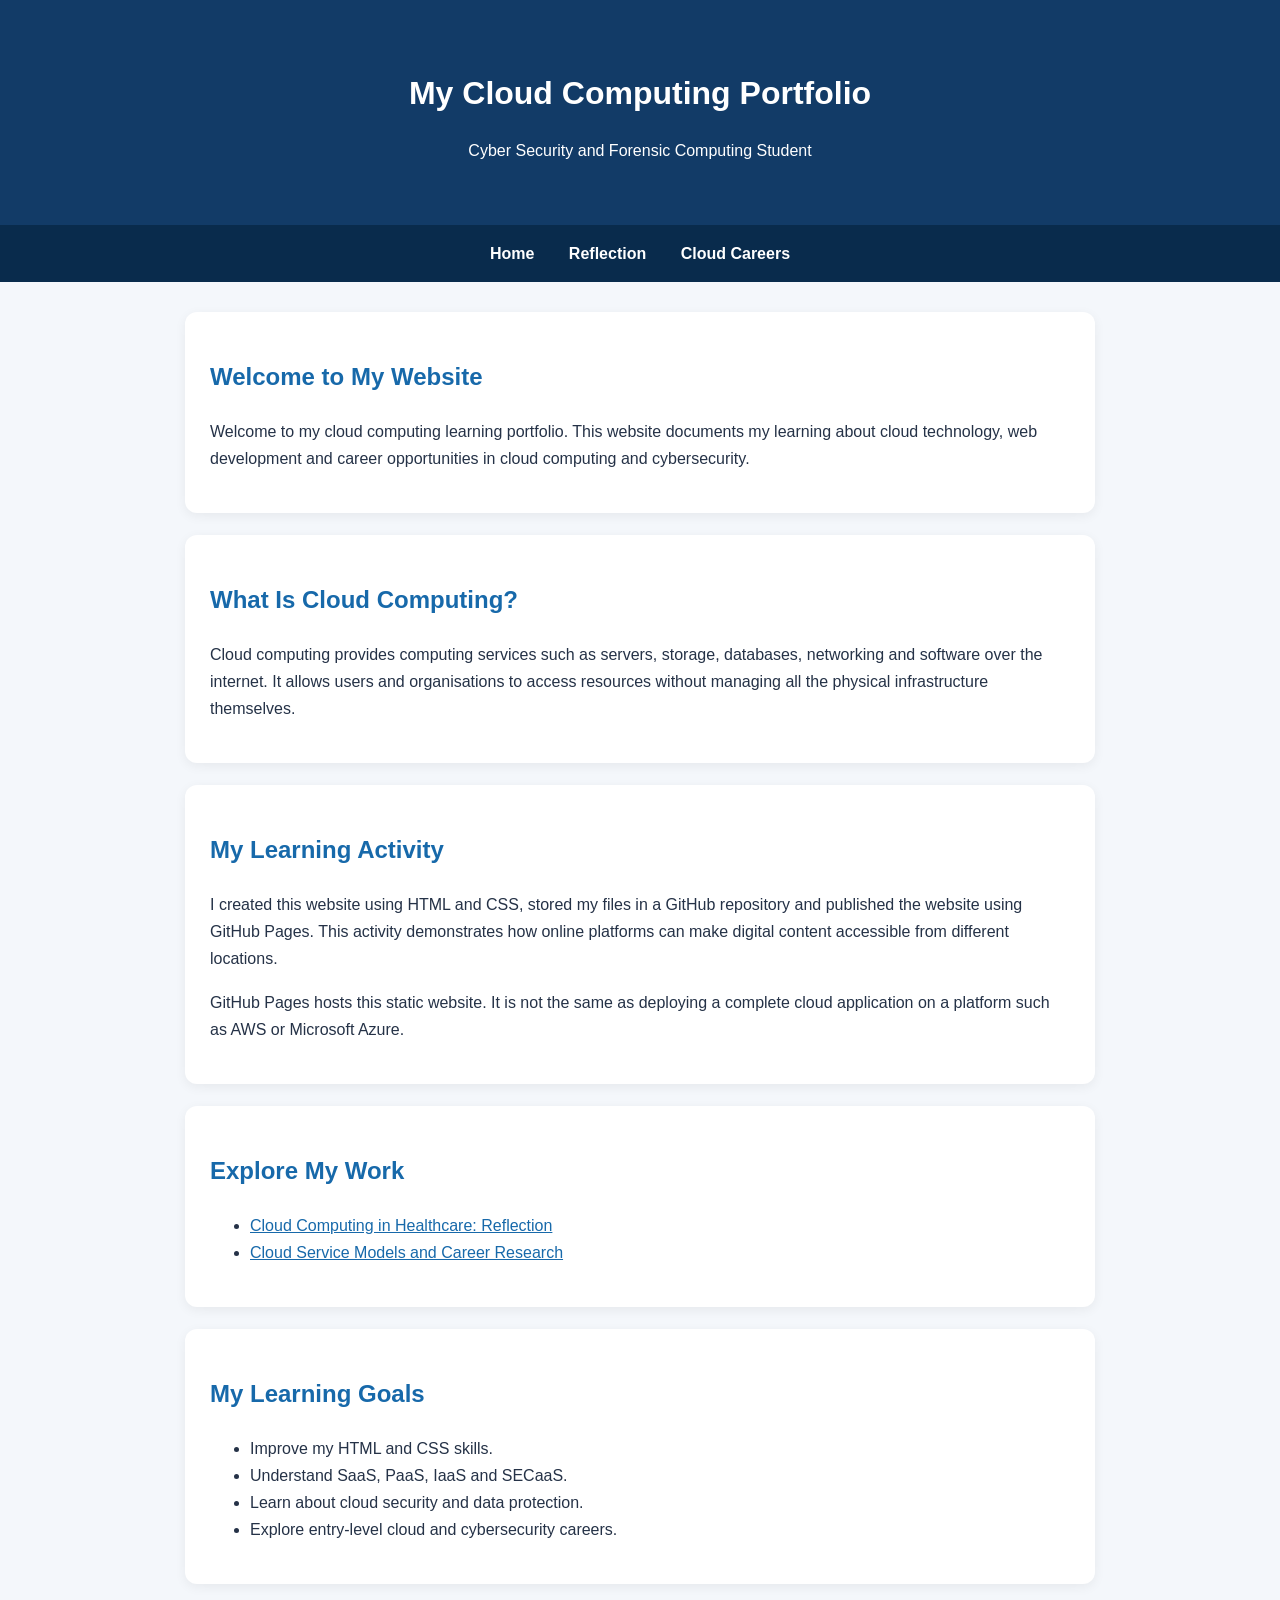
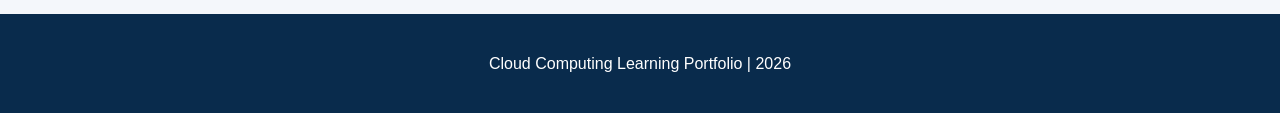
<file: index.html>
<!DOCTYPE html>
<html lang="en">
<head>
    <meta charset="UTF-8">
    <meta name="viewport" content="width=device-width, initial-scale=1.0">
    <title>My Cloud Computing Portfolio</title>
    <link rel="stylesheet" href="style.css">
</head>
<body>

<header>
    <h1>My Cloud Computing Portfolio</h1>
    <p>Cyber Security and Forensic Computing Student</p>
</header>

<nav>
    <a href="index.html">Home</a>
    <a href="reflection.html">Reflection</a>
    <a href="careers.html">Cloud Careers</a>
</nav>

<main>
    <section>
        <h2>Welcome to My Website</h2>
        <p>
            Welcome to my cloud computing learning portfolio.
            This website documents my learning about cloud technology,
            web development and career opportunities in cloud computing
            and cybersecurity.
        </p>
    </section>

    <section>
        <h2>What Is Cloud Computing?</h2>
        <p>
            Cloud computing provides computing services such as servers,
            storage, databases, networking and software over the internet.
            It allows users and organisations to access resources without
            managing all the physical infrastructure themselves.
        </p>
    </section>

    <section>
        <h2>My Learning Activity</h2>
        <p>
            I created this website using HTML and CSS, stored my files
            in a GitHub repository and published the website using
            GitHub Pages. This activity demonstrates how online platforms
            can make digital content accessible from different locations.
        </p>
        <p>
            GitHub Pages hosts this static website. It is not the same
            as deploying a complete cloud application on a platform such
            as AWS or Microsoft Azure.
        </p>
    </section>

    <section>
        <h2>Explore My Work</h2>
        <ul>
            <li><a href="reflection.html">
                Cloud Computing in Healthcare: Reflection</a></li>
            <li><a href="careers.html">
                Cloud Service Models and Career Research</a></li>
        </ul>
    </section>

    <section>
        <h2>My Learning Goals</h2>
        <ul>
            <li>Improve my HTML and CSS skills.</li>
            <li>Understand SaaS, PaaS, IaaS and SECaaS.</li>
            <li>Learn about cloud security and data protection.</li>
            <li>Explore entry-level cloud and cybersecurity careers.</li>
        </ul>
    </section>
</main>

<footer>
    <p>Cloud Computing Learning Portfolio | 2026</p>
</footer>

</body>
</html>
</file>
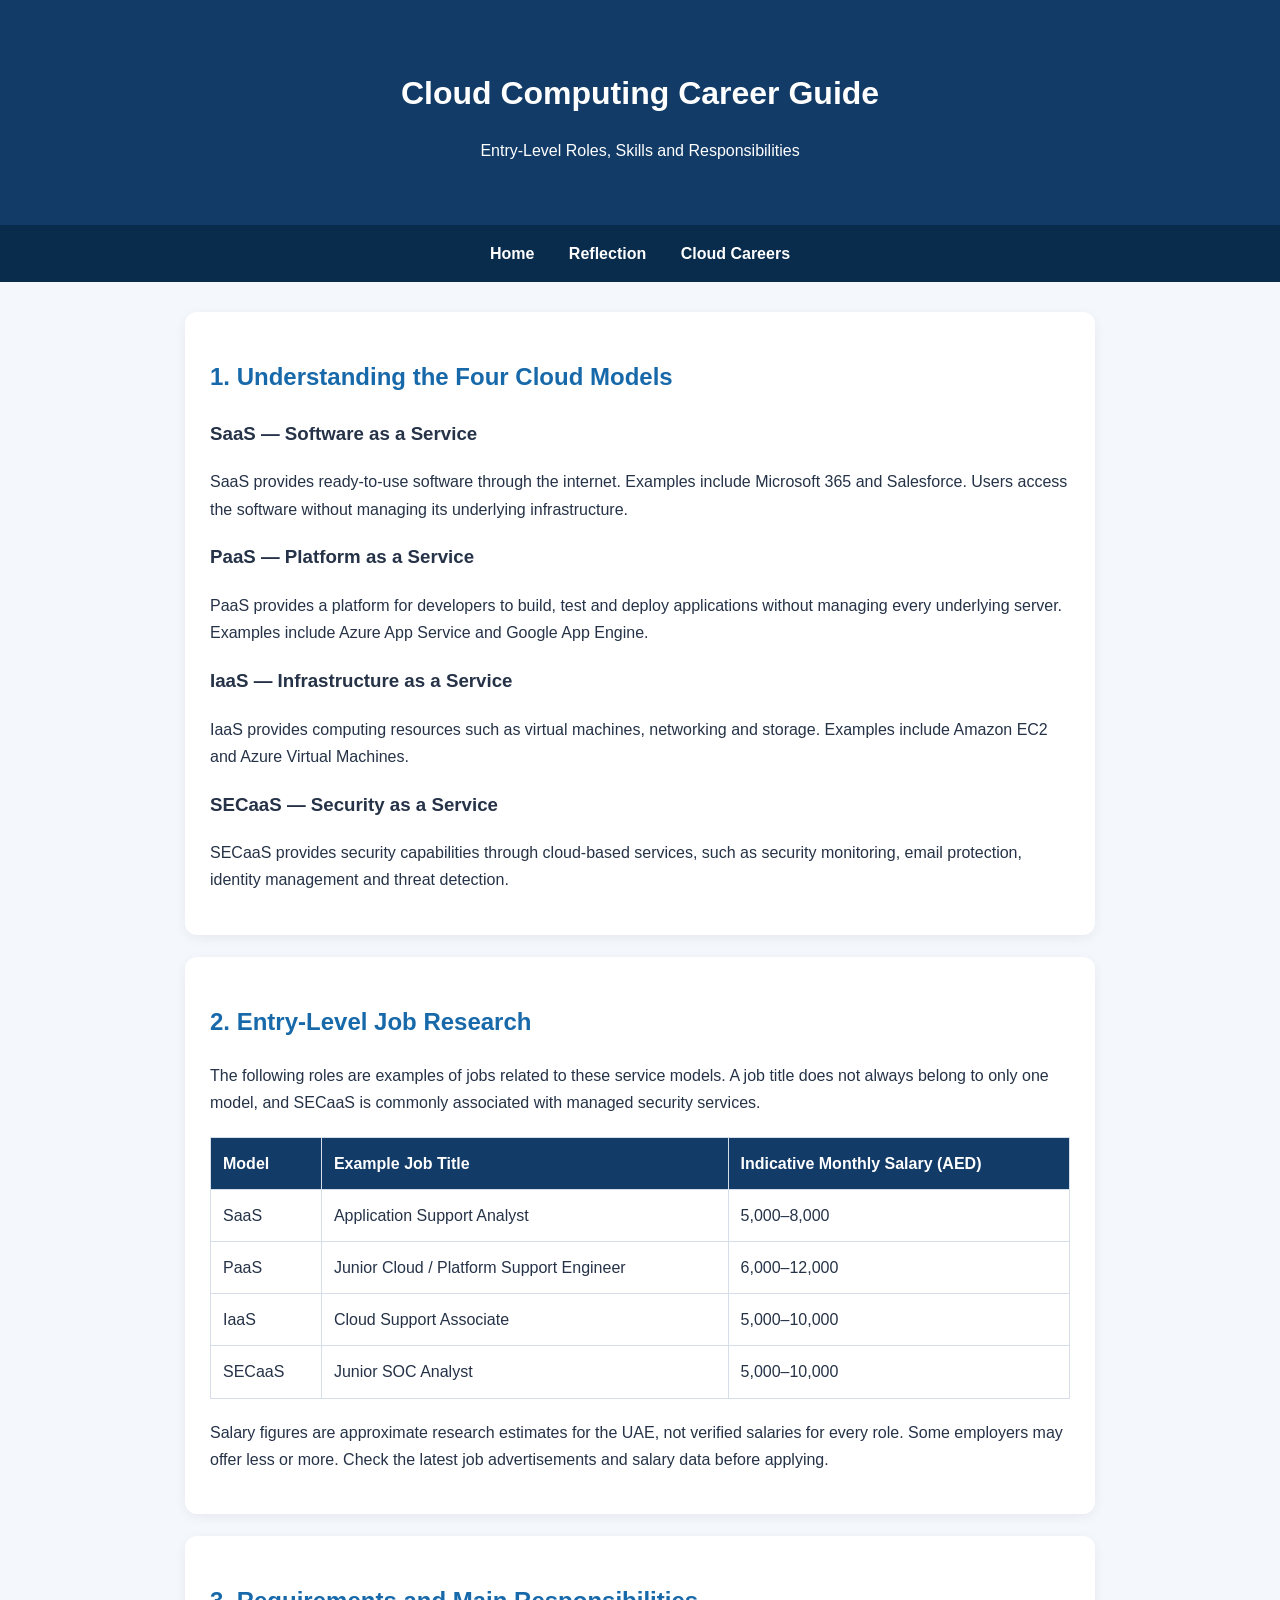
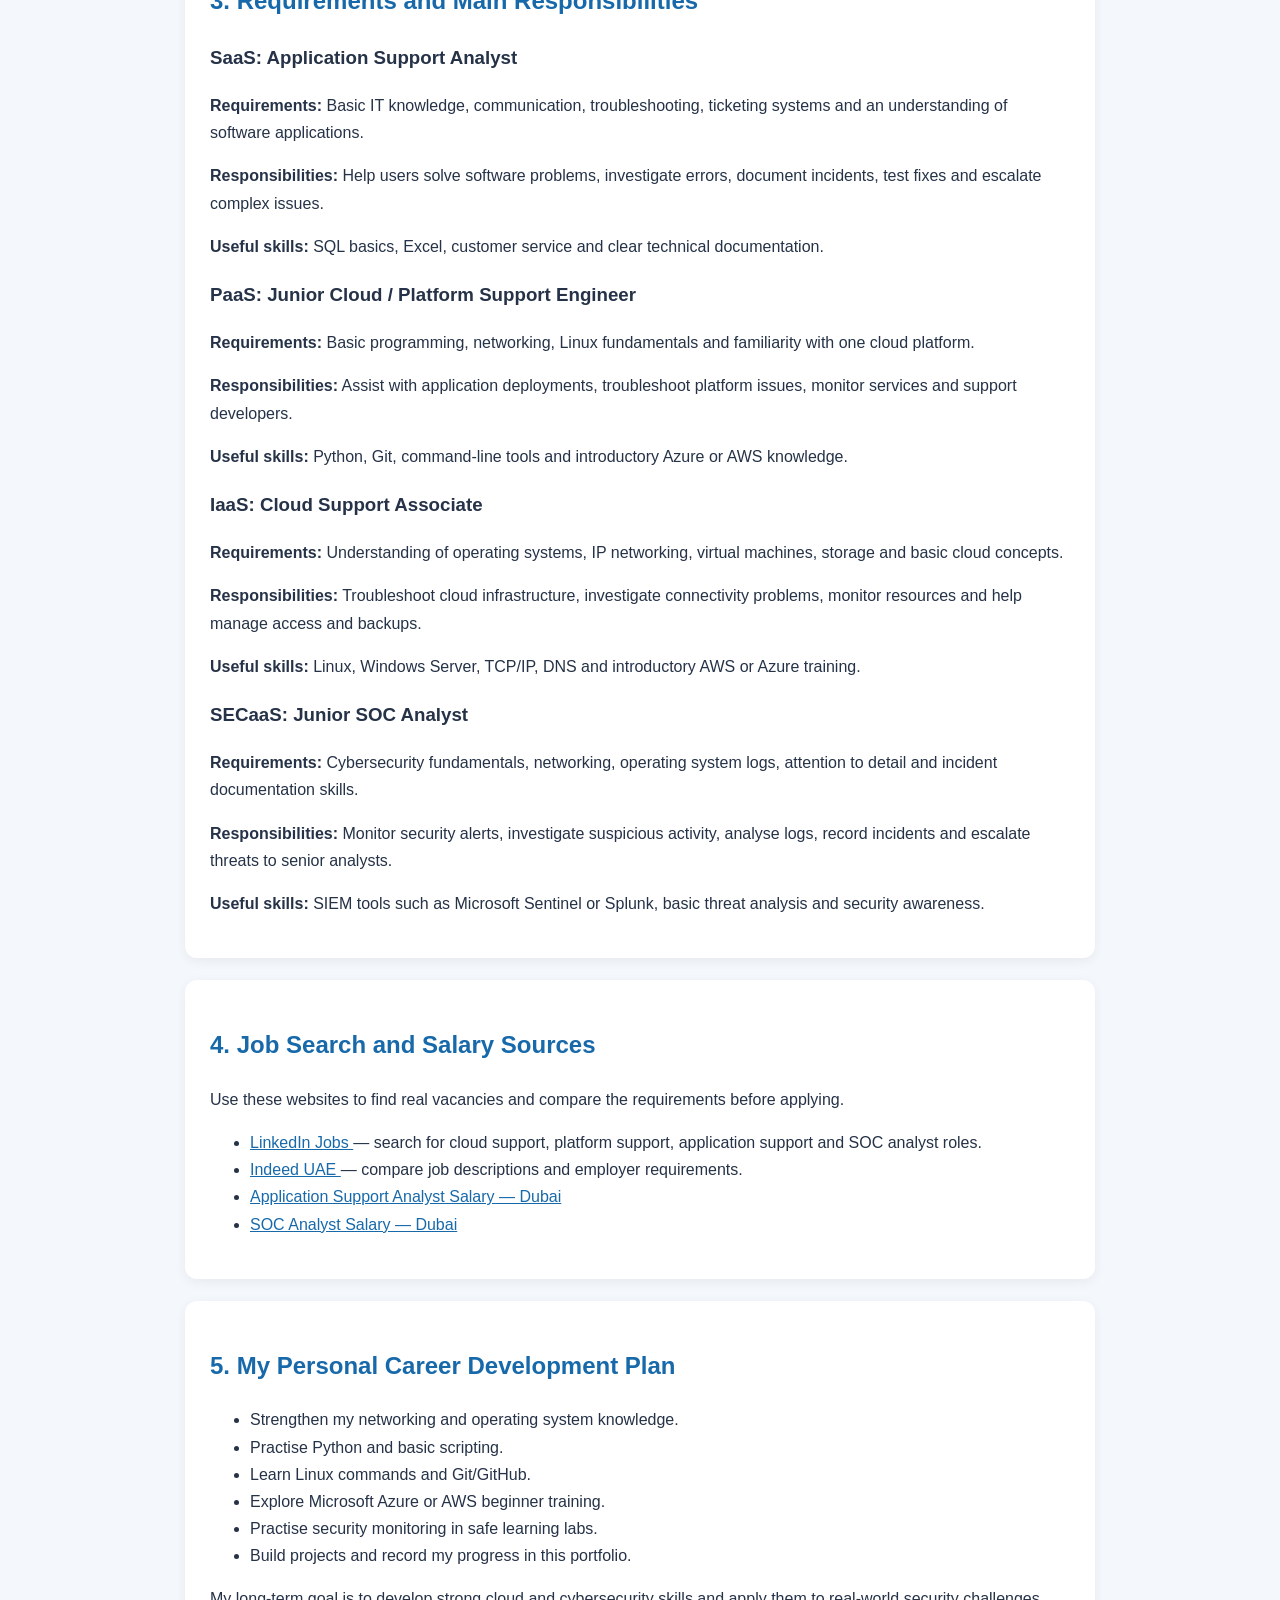
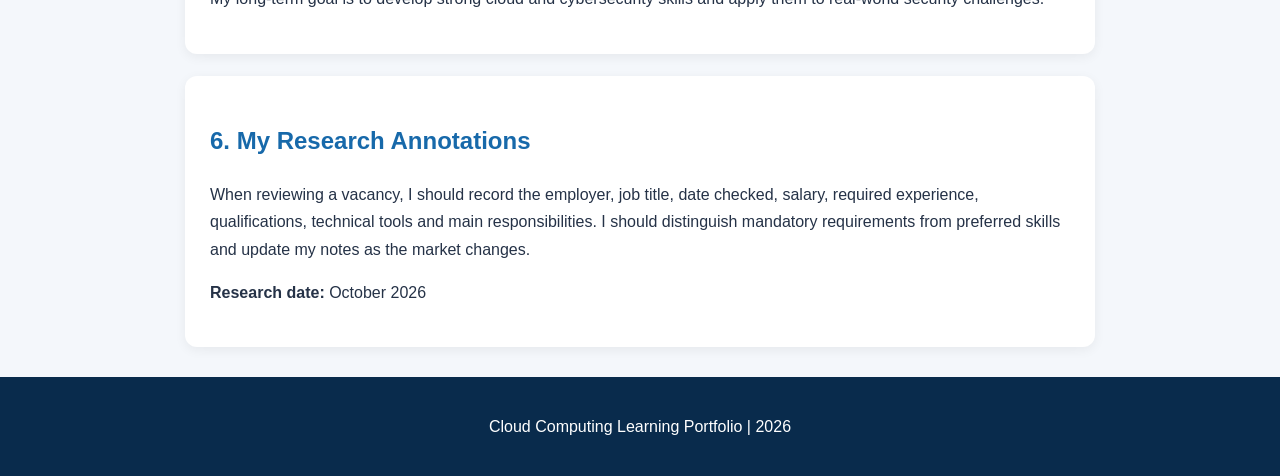
<file: careers.html>
<!DOCTYPE html>
<html lang="en">
<head>
    <meta charset="UTF-8">
    <meta name="viewport" content="width=device-width, initial-scale=1.0">
    <title>Cloud Careers Research</title>
    <link rel="stylesheet" href="style.css">
</head>
<body>

<header>
    <h1>Cloud Computing Career Guide</h1>
    <p>Entry-Level Roles, Skills and Responsibilities</p>
</header>

<nav>
    <a href="index.html">Home</a>
    <a href="reflection.html">Reflection</a>
    <a href="careers.html">Cloud Careers</a>
</nav>

<main>

    <section>
        <h2>1. Understanding the Four Cloud Models</h2>

        <h3>SaaS — Software as a Service</h3>
        <p>
            SaaS provides ready-to-use software through the internet.
            Examples include Microsoft 365 and Salesforce.
            Users access the software without managing its underlying
            infrastructure.
        </p>

        <h3>PaaS — Platform as a Service</h3>
        <p>
            PaaS provides a platform for developers to build, test and
            deploy applications without managing every underlying server.
            Examples include Azure App Service and Google App Engine.
        </p>

        <h3>IaaS — Infrastructure as a Service</h3>
        <p>
            IaaS provides computing resources such as virtual machines,
            networking and storage. Examples include Amazon EC2 and
            Azure Virtual Machines.
        </p>

        <h3>SECaaS — Security as a Service</h3>
        <p>
            SECaaS provides security capabilities through cloud-based
            services, such as security monitoring, email protection,
            identity management and threat detection.
        </p>
    </section>

    <section>
        <h2>2. Entry-Level Job Research</h2>

        <p>
            The following roles are examples of jobs related to these
            service models. A job title does not always belong to only
            one model, and SECaaS is commonly associated with managed
            security services.
        </p>

        <table>
            <thead>
                <tr>
                    <th>Model</th>
                    <th>Example Job Title</th>
                    <th>Indicative Monthly Salary (AED)</th>
                </tr>
            </thead>
            <tbody>
                <tr>
                    <td>SaaS</td>
                    <td>Application Support Analyst</td>
                    <td>5,000–8,000</td>
                </tr>
                <tr>
                    <td>PaaS</td>
                    <td>Junior Cloud / Platform Support Engineer</td>
                    <td>6,000–12,000</td>
                </tr>
                <tr>
                    <td>IaaS</td>
                    <td>Cloud Support Associate</td>
                    <td>5,000–10,000</td>
                </tr>
                <tr>
                    <td>SECaaS</td>
                    <td>Junior SOC Analyst</td>
                    <td>5,000–10,000</td>
                </tr>
            </tbody>
        </table>

        <p>
            Salary figures are approximate research estimates for the
            UAE, not verified salaries for every role. Some employers
            may offer less or more. Check the latest job advertisements
            and salary data before applying.
        </p>
    </section>

    <section>
        <h2>3. Requirements and Main Responsibilities</h2>

        <h3>SaaS: Application Support Analyst</h3>
        <p><strong>Requirements:</strong> Basic IT knowledge, communication,
        troubleshooting, ticketing systems and an understanding of
        software applications.</p>
        <p><strong>Responsibilities:</strong> Help users solve software
        problems, investigate errors, document incidents, test fixes
        and escalate complex issues.</p>
        <p><strong>Useful skills:</strong> SQL basics, Excel, customer
        service and clear technical documentation.</p>

        <h3>PaaS: Junior Cloud / Platform Support Engineer</h3>
        <p><strong>Requirements:</strong> Basic programming, networking,
        Linux fundamentals and familiarity with one cloud platform.</p>
        <p><strong>Responsibilities:</strong> Assist with application
        deployments, troubleshoot platform issues, monitor services
        and support developers.</p>
        <p><strong>Useful skills:</strong> Python, Git, command-line
        tools and introductory Azure or AWS knowledge.</p>

        <h3>IaaS: Cloud Support Associate</h3>
        <p><strong>Requirements:</strong> Understanding of operating
        systems, IP networking, virtual machines, storage and basic
        cloud concepts.</p>
        <p><strong>Responsibilities:</strong> Troubleshoot cloud
        infrastructure, investigate connectivity problems, monitor
        resources and help manage access and backups.</p>
        <p><strong>Useful skills:</strong> Linux, Windows Server,
        TCP/IP, DNS and introductory AWS or Azure training.</p>

        <h3>SECaaS: Junior SOC Analyst</h3>
        <p><strong>Requirements:</strong> Cybersecurity fundamentals,
        networking, operating system logs, attention to detail and
        incident documentation skills.</p>
        <p><strong>Responsibilities:</strong> Monitor security alerts,
        investigate suspicious activity, analyse logs, record incidents
        and escalate threats to senior analysts.</p>
        <p><strong>Useful skills:</strong> SIEM tools such as Microsoft
        Sentinel or Splunk, basic threat analysis and security awareness.</p>
    </section>

    <section>
        <h2>4. Job Search and Salary Sources</h2>

        <p>Use these websites to find real vacancies and compare
        the requirements before applying.</p>

        <ul>
            <li>
                <a href="https://www.linkedin.com/jobs/"
                   target="_blank" rel="noopener noreferrer">
                    LinkedIn Jobs
                </a>
                — search for cloud support, platform support,
                application support and SOC analyst roles.
            </li>
            <li>
                <a href="https://ae.indeed.com/"
                   target="_blank" rel="noopener noreferrer">
                    Indeed UAE
                </a>
                — compare job descriptions and employer requirements.
            </li>
            <li>
                <a href="https://www.naukrigulf.com/salaries/application-support-analyst-salary-in-dubai"
                   target="_blank" rel="noopener noreferrer">
                    Application Support Analyst Salary — Dubai
                </a>
            </li>
            <li>
                <a href="https://www.naukrigulf.com/salaries/soc-analyst-salary-in-dubai"
                   target="_blank" rel="noopener noreferrer">
                    SOC Analyst Salary — Dubai
                </a>
            </li>
        </ul>
    </section>

    <section>
        <h2>5. My Personal Career Development Plan</h2>

        <ul>
            <li>Strengthen my networking and operating system knowledge.</li>
            <li>Practise Python and basic scripting.</li>
            <li>Learn Linux commands and Git/GitHub.</li>
            <li>Explore Microsoft Azure or AWS beginner training.</li>
            <li>Practise security monitoring in safe learning labs.</li>
            <li>Build projects and record my progress in this portfolio.</li>
        </ul>

        <p>
            My long-term goal is to develop strong cloud and cybersecurity
            skills and apply them to real-world security challenges.
        </p>
    </section>

    <section>
        <h2>6. My Research Annotations</h2>

        <p>
            When reviewing a vacancy, I should record the employer,
            job title, date checked, salary, required experience,
            qualifications, technical tools and main responsibilities.
            I should distinguish mandatory requirements from preferred
            skills and update my notes as the market changes.
        </p>

        <p>
            <strong>Research date:</strong> October 2026
        </p>
    </section>

</main>

<footer>
    <p>Cloud Computing Learning Portfolio | 2026</p>
</footer>

</body>
</html>
</file>
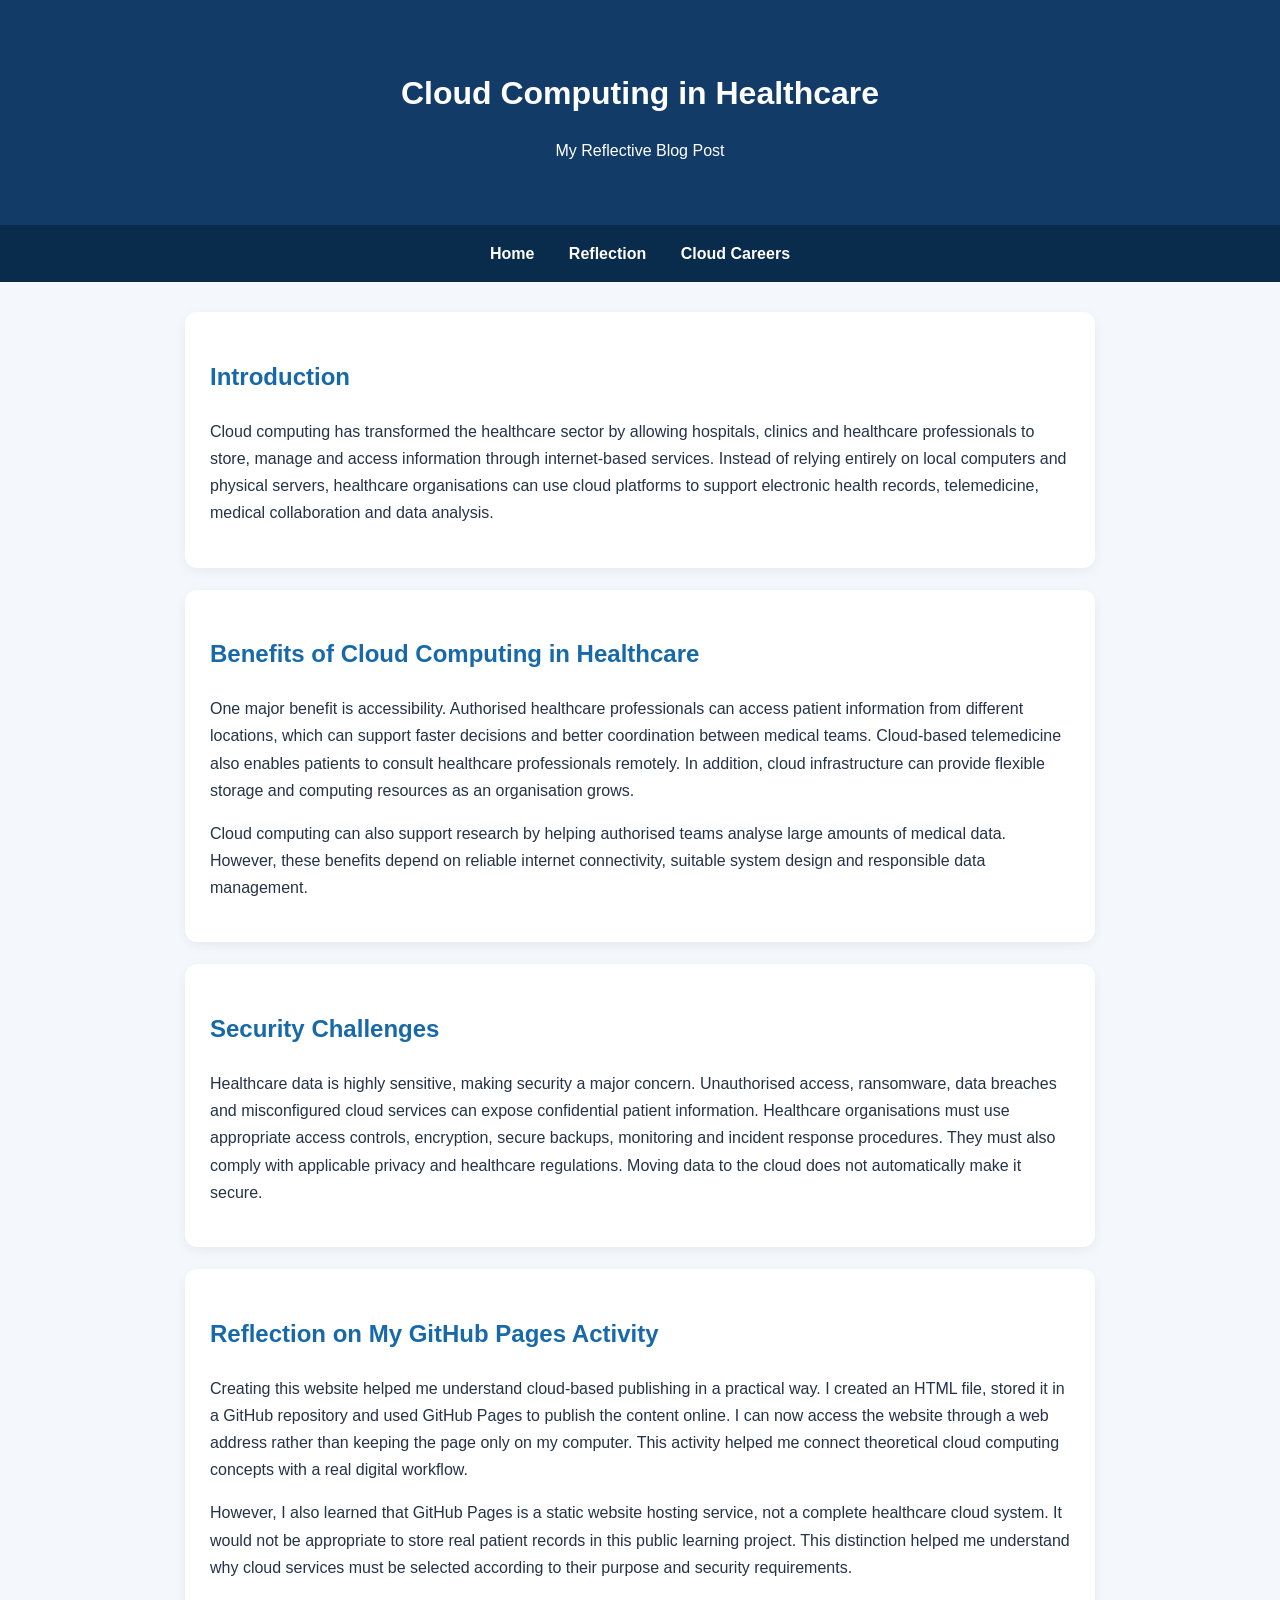
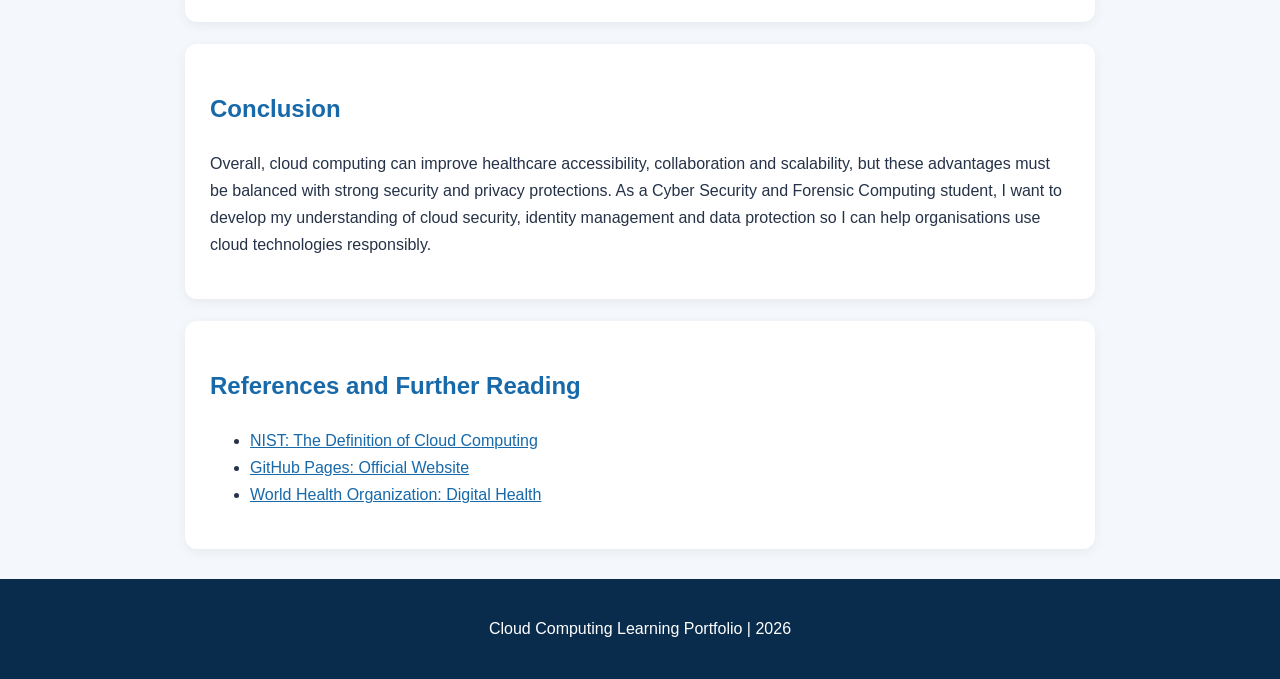
<file: reflection.html>
<!DOCTYPE html>
<html lang="en">
<head>
    <meta charset="UTF-8">
    <meta name="viewport" content="width=device-width, initial-scale=1.0">
    <title>Cloud Computing in Healthcare</title>
    <link rel="stylesheet" href="style.css">
</head>
<body>

<header>
    <h1>Cloud Computing in Healthcare</h1>
    <p>My Reflective Blog Post</p>
</header>

<nav>
    <a href="index.html">Home</a>
    <a href="reflection.html">Reflection</a>
    <a href="careers.html">Cloud Careers</a>
</nav>

<main>
    <section>
        <h2>Introduction</h2>

        <p>
            Cloud computing has transformed the healthcare sector by
            allowing hospitals, clinics and healthcare professionals to
            store, manage and access information through internet-based
            services. Instead of relying entirely on local computers
            and physical servers, healthcare organisations can use cloud
            platforms to support electronic health records, telemedicine,
            medical collaboration and data analysis.
        </p>
    </section>

    <section>
        <h2>Benefits of Cloud Computing in Healthcare</h2>

        <p>
            One major benefit is accessibility. Authorised healthcare
            professionals can access patient information from different
            locations, which can support faster decisions and better
            coordination between medical teams. Cloud-based telemedicine
            also enables patients to consult healthcare professionals
            remotely. In addition, cloud infrastructure can provide
            flexible storage and computing resources as an organisation
            grows.
        </p>

        <p>
            Cloud computing can also support research by helping
            authorised teams analyse large amounts of medical data.
            However, these benefits depend on reliable internet
            connectivity, suitable system design and responsible data
            management.
        </p>
    </section>

    <section>
        <h2>Security Challenges</h2>

        <p>
            Healthcare data is highly sensitive, making security a major
            concern. Unauthorised access, ransomware, data breaches and
            misconfigured cloud services can expose confidential patient
            information. Healthcare organisations must use appropriate
            access controls, encryption, secure backups, monitoring and
            incident response procedures. They must also comply with
            applicable privacy and healthcare regulations. Moving data
            to the cloud does not automatically make it secure.
        </p>
    </section>

    <section>
        <h2>Reflection on My GitHub Pages Activity</h2>

        <p>
            Creating this website helped me understand cloud-based
            publishing in a practical way. I created an HTML file,
            stored it in a GitHub repository and used GitHub Pages to
            publish the content online. I can now access the website
            through a web address rather than keeping the page only
            on my computer. This activity helped me connect theoretical
            cloud computing concepts with a real digital workflow.
        </p>

        <p>
            However, I also learned that GitHub Pages is a static
            website hosting service, not a complete healthcare cloud
            system. It would not be appropriate to store real patient
            records in this public learning project. This distinction
            helped me understand why cloud services must be selected
            according to their purpose and security requirements.
        </p>
    </section>

    <section>
        <h2>Conclusion</h2>

        <p>
            Overall, cloud computing can improve healthcare accessibility,
            collaboration and scalability, but these advantages must be
            balanced with strong security and privacy protections.
            As a Cyber Security and Forensic Computing student, I want
            to develop my understanding of cloud security, identity
            management and data protection so I can help organisations
            use cloud technologies responsibly.
        </p>
    </section>

    <section>
        <h2>References and Further Reading</h2>
        <ul>
            <li>
                <a href="https://www.nist.gov/publications/nist-definition-cloud-computing"
                   target="_blank" rel="noopener noreferrer">
                    NIST: The Definition of Cloud Computing
                </a>
            </li>
            <li>
                <a href="https://pages.github.com/"
                   target="_blank" rel="noopener noreferrer">
                    GitHub Pages: Official Website
                </a>
            </li>
            <li>
                <a href="https://www.who.int/health-topics/digital-health"
                   target="_blank" rel="noopener noreferrer">
                    World Health Organization: Digital Health
                </a>
            </li>
        </ul>
    </section>
</main>

<footer>
    <p>Cloud Computing Learning Portfolio | 2026</p>
</footer>

</body>
</html>
</file>
<file: style.css>
* {
    box-sizing: border-box;
}

body {
    margin: 0;
    font-family: Arial, sans-serif;
    background: #f4f7fb;
    color: #253247;
    line-height: 1.7;
}

header {
    background: #123b67;
    color: white;
    text-align: center;
    padding: 45px 20px;
}

header h1 {
    margin-bottom: 5px;
}

nav {
    background: #092b4c;
    padding: 15px;
    text-align: center;
}

nav a {
    color: white;
    text-decoration: none;
    margin: 0 15px;
    font-weight: bold;
}

nav a:hover {
    color: #80d8ff;
}

main {
    max-width: 950px;
    margin: 30px auto;
    padding: 0 20px;
}

section {
    background: white;
    padding: 25px;
    margin-bottom: 22px;
    border-radius: 12px;
    box-shadow: 0 3px 12px rgba(0, 0, 0, 0.06);
}

h2 {
    color: #1769aa;
}

a {
    color: #1769aa;
}

table {
    width: 100%;
    border-collapse: collapse;
    margin: 20px 0;
}

th, td {
    border: 1px solid #d6deea;
    padding: 12px;
    text-align: left;
}

th {
    background: #123b67;
    color: white;
}

footer {
    text-align: center;
    padding: 20px;
    background: #092b4c;
    color: white;
}

@media (max-width: 600px) {
    nav a {
        display: inline-block;
        margin: 5px 8px;
    }

    section {
        padding: 18px;
    }

    table {
        font-size: 14px;
    }

    th, td {
        padding: 7px;
    }
}
</file>
